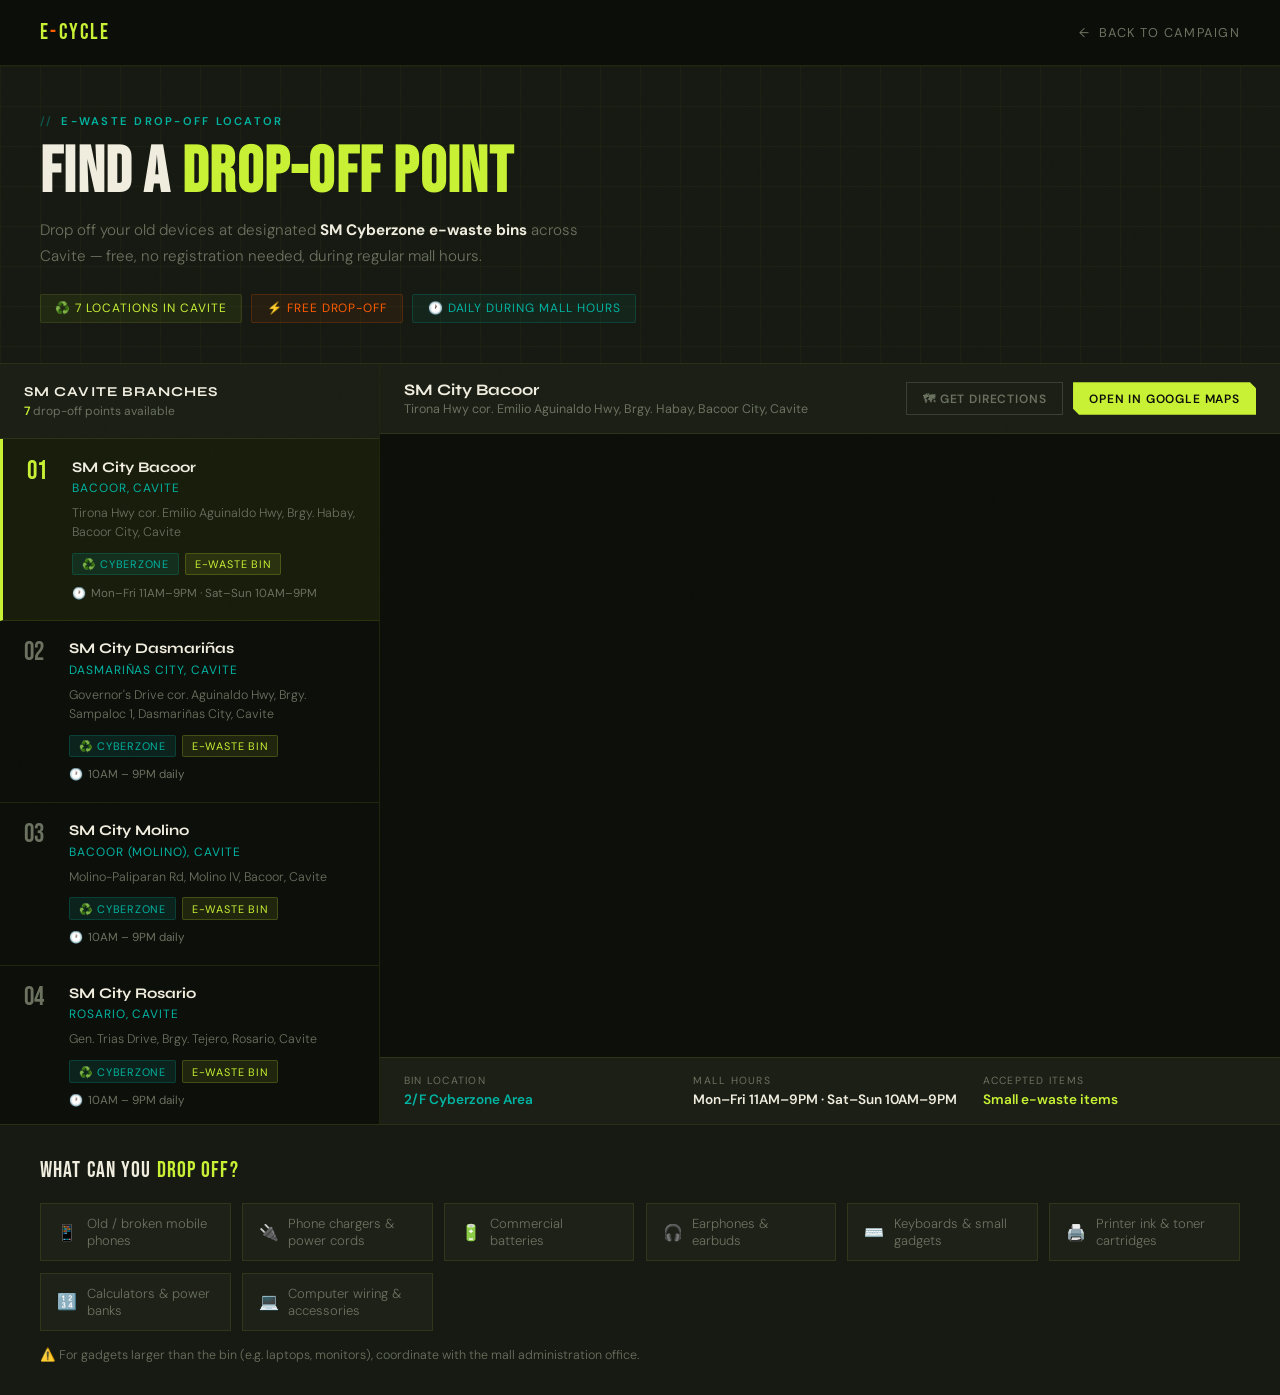
<file: dropoff.html>
<!DOCTYPE html>
<html lang="en">
<head>
  <meta charset="UTF-8"/>
  <meta name="viewport" content="width=device-width, initial-scale=1.0"/>
  <title>Find a Drop-Off Point — E-Cycle</title>
  <link href="https://fonts.googleapis.com/css2?family=Bebas+Neue&family=DM+Sans:wght@300;400;600&family=Syne:wght@700;800&display=swap" rel="stylesheet"/>
  <style>
    :root {
      --lime:   #C8F135;
      --orange: #FF5C00;
      --teal:   #00B4A2;
      --dark:   #0D0F0A;
      --mid:    #161A12;
      --panel:  #1B1F16;
      --smoke:  #F0EDDF;
      --muted:  #6B7260;
      --border: rgba(200,241,53,.1);
    }

    *, *::before, *::after { box-sizing: border-box; margin: 0; padding: 0; }
    html { scroll-behavior: smooth; }

    body {
      background: var(--dark);
      color: var(--smoke);
      font-family: 'DM Sans', sans-serif;
      min-height: 100vh;
      overflow-x: hidden;
    }

    /* ── grain ── */
    body::after {
      content: '';
      position: fixed; inset: 0;
      background-image: url("data:image/svg+xml,%3Csvg viewBox='0 0 256 256' xmlns='http://www.w3.org/2000/svg'%3E%3Cfilter id='n'%3E%3CfeTurbulence type='fractalNoise' baseFrequency='.9' numOctaves='4' stitchTiles='stitch'/%3E%3C/filter%3E%3Crect width='100%25' height='100%25' filter='url(%23n)' opacity='.04'/%3E%3C/svg%3E");
      pointer-events: none; z-index: 1000; opacity: .2;
    }

    /* ── NAV ── */
    nav {
      display: flex; align-items: center; justify-content: space-between;
      padding: 1.2rem 2.5rem;
      background: rgba(13,15,10,.95);
      border-bottom: 1px solid var(--border);
      position: sticky; top: 0; z-index: 500;
      backdrop-filter: blur(10px);
    }
    .nav-logo {
      font-family: 'Bebas Neue', sans-serif;
      font-size: 1.4rem; letter-spacing: .1em;
      color: var(--lime); text-decoration: none;
    }
    .nav-logo span { color: var(--orange); }
    .nav-back {
      display: flex; align-items: center; gap: .5rem;
      color: var(--muted); text-decoration: none;
      font-size: .8rem; letter-spacing: .1em;
      text-transform: uppercase;
      transition: color .2s;
    }
    .nav-back:hover { color: var(--lime); }
    .nav-back::before { content: '←'; }

    /* ── HERO STRIP ── */
    .hero-strip {
      background: var(--mid);
      border-bottom: 1px solid var(--border);
      padding: 3rem 2.5rem 2.5rem;
      position: relative; overflow: hidden;
    }
    .hero-strip::before {
      content: '';
      position: absolute; inset: 0;
      background-image:
        linear-gradient(rgba(200,241,53,.03) 1px, transparent 1px),
        linear-gradient(90deg, rgba(200,241,53,.03) 1px, transparent 1px);
      background-size: 40px 40px;
    }
    .hero-strip-inner { position: relative; z-index: 1; max-width: 1200px; margin: 0 auto; }
    .page-eyebrow {
      font-size: .7rem; letter-spacing: .2em; text-transform: uppercase;
      color: var(--teal); font-weight: 600;
      display: flex; align-items: center; gap: .5rem;
      margin-bottom: .8rem;
    }
    .page-eyebrow::before { content: '//'; opacity: .4; }
    .page-title {
      font-family: 'Bebas Neue', sans-serif;
      font-size: clamp(2.5rem, 5vw, 4rem);
      line-height: 1; letter-spacing: .02em;
    }
    .page-title span { color: var(--lime); }
    .page-sub {
      margin-top: .8rem;
      font-size: .95rem; color: var(--muted);
      font-weight: 300; max-width: 560px; line-height: 1.7;
    }
    .page-sub strong { color: var(--smoke); }

    /* ── INFO CHIPS ── */
    .chips {
      display: flex; flex-wrap: wrap; gap: .6rem;
      margin-top: 1.5rem;
    }
    .chip {
      display: inline-flex; align-items: center; gap: .4rem;
      background: rgba(200,241,53,.07);
      border: 1px solid var(--border);
      padding: .35rem .9rem;
      font-size: .75rem; letter-spacing: .08em;
      text-transform: uppercase; color: var(--lime);
      border-radius: 2px;
    }
    .chip.orange { background: rgba(255,92,0,.07); border-color: rgba(255,92,0,.2); color: var(--orange); }
    .chip.teal   { background: rgba(0,180,162,.07); border-color: rgba(0,180,162,.2); color: var(--teal); }

    /* ── MAIN LAYOUT ── */
    .main {
      display: grid;
      grid-template-columns: 380px 1fr;
      min-height: calc(100vh - 140px);
      max-width: 1400px;
      margin: 0 auto;
    }

    /* ── SIDEBAR ── */
    .sidebar {
      border-right: 1px solid var(--border);
      overflow-y: auto;
      max-height: calc(100vh - 140px);
      position: sticky;
      top: 61px;
    }
    .sidebar-header {
      padding: 1.2rem 1.5rem;
      border-bottom: 1px solid var(--border);
      background: var(--panel);
      position: sticky; top: 0; z-index: 10;
    }
    .sidebar-title {
      font-family: 'Syne', sans-serif;
      font-size: .85rem; font-weight: 700;
      letter-spacing: .08em; text-transform: uppercase;
      color: var(--smoke);
    }
    .sidebar-count {
      font-size: .75rem; color: var(--muted); margin-top: .2rem;
    }
    .sidebar-count span { color: var(--lime); font-weight: 600; }

    /* location card */
    .loc-card {
      padding: 1.2rem 1.5rem;
      border-bottom: 1px solid var(--border);
      cursor: pointer;
      transition: background .2s;
      position: relative;
    }
    .loc-card:hover { background: rgba(200,241,53,.04); }
    .loc-card.active {
      background: rgba(200,241,53,.06);
      border-left: 3px solid var(--lime);
    }
    .loc-card.active .loc-num { color: var(--lime); }
    .loc-top { display: flex; align-items: flex-start; gap: .8rem; }
    .loc-num {
      font-family: 'Bebas Neue', sans-serif;
      font-size: 1.6rem; line-height: 1;
      color: var(--muted);
      min-width: 2rem;
      transition: color .2s;
    }
    .loc-info { flex: 1; }
    .loc-name {
      font-family: 'Syne', sans-serif;
      font-size: .92rem; font-weight: 700;
      color: var(--smoke); line-height: 1.2;
    }
    .loc-city {
      font-size: .75rem; color: var(--teal);
      letter-spacing: .08em; text-transform: uppercase;
      margin-top: .25rem;
    }
    .loc-address {
      font-size: .78rem; color: var(--muted);
      font-weight: 300; line-height: 1.5;
      margin-top: .5rem;
    }
    .loc-meta {
      display: flex; flex-wrap: wrap; gap: .4rem;
      margin-top: .7rem;
    }
    .loc-tag {
      font-size: .68rem; letter-spacing: .07em;
      text-transform: uppercase;
      padding: .2rem .55rem;
      border-radius: 2px;
    }
    .loc-tag.cyberzone {
      background: rgba(0,180,162,.12);
      color: var(--teal);
      border: 1px solid rgba(0,180,162,.2);
    }
    .loc-tag.ewaste {
      background: rgba(200,241,53,.1);
      color: var(--lime);
      border: 1px solid rgba(200,241,53,.2);
    }
    .loc-hours {
      font-size: .73rem; color: var(--muted);
      margin-top: .6rem;
      display: flex; align-items: center; gap: .3rem;
    }
    .loc-hours::before { content: '🕐'; font-size: .7rem; }
    .open-dot {
      display: inline-block;
      width: 6px; height: 6px;
      background: var(--lime);
      border-radius: 50%;
      box-shadow: 0 0 6px var(--lime);
      margin-right: .3rem;
    }

    /* ── MAP PANEL ── */
    .map-panel {
      display: flex;
      flex-direction: column;
      background: var(--dark);
    }

    .map-toolbar {
      padding: 1rem 1.5rem;
      background: var(--panel);
      border-bottom: 1px solid var(--border);
      display: flex; align-items: center; justify-content: space-between;
      flex-wrap: wrap; gap: .8rem;
    }
    .map-location-name {
      font-family: 'Syne', sans-serif;
      font-size: 1rem; font-weight: 700;
      color: var(--smoke);
    }
    .map-location-sub {
      font-size: .78rem; color: var(--muted);
      margin-top: .15rem;
    }
    .map-actions { display: flex; gap: .6rem; }
    .map-btn {
      display: inline-flex; align-items: center; gap: .4rem;
      padding: .45rem 1rem;
      font-family: 'DM Sans', sans-serif;
      font-size: .75rem; font-weight: 600;
      letter-spacing: .07em; text-transform: uppercase;
      text-decoration: none;
      border: none; cursor: pointer;
      transition: background .2s, color .2s;
    }
    .map-btn.primary {
      background: var(--lime); color: var(--dark);
      clip-path: polygon(0 0, calc(100% - 6px) 0, 100% 6px, 100% 100%, 6px 100%, 0 calc(100% - 6px));
    }
    .map-btn.primary:hover { background: var(--orange); color: var(--smoke); }
    .map-btn.ghost {
      background: transparent; color: var(--muted);
      border: 1px solid rgba(240,237,223,.15);
    }
    .map-btn.ghost:hover { border-color: var(--teal); color: var(--teal); }

    /* map iframe wrapper */
    .map-frame-wrap {
      flex: 1;
      position: relative;
      min-height: 500px;
    }
    .map-frame-wrap iframe {
      position: absolute; inset: 0;
      width: 100%; height: 100%;
      border: none;
      display: none;
    }
    .map-frame-wrap iframe.visible { display: block; }

    /* map placeholder / loading */
    .map-placeholder {
      position: absolute; inset: 0;
      display: flex; flex-direction: column;
      align-items: center; justify-content: center;
      gap: 1rem;
      background: var(--dark);
      color: var(--muted);
    }
    .map-placeholder-icon {
      font-size: 3rem;
      filter: grayscale(1);
      opacity: .3;
    }
    .map-placeholder p {
      font-size: .85rem; letter-spacing: .05em;
      text-align: center; max-width: 240px; line-height: 1.6;
    }

    /* ── DETAIL BAR below map ── */
    .detail-bar {
      padding: 1rem 1.5rem;
      background: var(--panel);
      border-top: 1px solid var(--border);
      display: grid;
      grid-template-columns: repeat(3, 1fr);
      gap: 1rem;
    }
    .detail-item-label {
      font-size: .65rem; letter-spacing: .12em;
      text-transform: uppercase; color: var(--muted);
      margin-bottom: .25rem;
    }
    .detail-item-val {
      font-size: .85rem; color: var(--smoke);
      font-weight: 600;
    }
    .detail-item-val.lime { color: var(--lime); }
    .detail-item-val.teal { color: var(--teal); }

    /* ── ACCEPT LIST ── */
    .accept-section {
      padding: 2rem 2.5rem;
      background: var(--mid);
      border-top: 1px solid var(--border);
    }
    .accept-inner { max-width: 1400px; margin: 0 auto; }
    .accept-title {
      font-family: 'Bebas Neue', sans-serif;
      font-size: 1.4rem; letter-spacing: .05em;
      color: var(--smoke); margin-bottom: 1.2rem;
    }
    .accept-title span { color: var(--lime); }
    .accept-grid {
      display: grid;
      grid-template-columns: repeat(auto-fill, minmax(180px, 1fr));
      gap: .7rem;
    }
    .accept-item {
      background: rgba(240,237,223,.03);
      border: 1px solid var(--border);
      padding: .7rem 1rem;
      display: flex; align-items: center; gap: .6rem;
      font-size: .82rem; color: var(--muted);
      font-weight: 300;
    }
    .accept-item-icon { font-size: 1rem; flex-shrink: 0; }

    /* scrollbar */
    .sidebar::-webkit-scrollbar { width: 4px; }
    .sidebar::-webkit-scrollbar-track { background: transparent; }
    .sidebar::-webkit-scrollbar-thumb { background: rgba(200,241,53,.2); border-radius: 2px; }

    @media (max-width: 900px) {
      .main { grid-template-columns: 1fr; }
      .sidebar { max-height: 340px; position: static; }
      .map-frame-wrap { min-height: 360px; }
      .detail-bar { grid-template-columns: 1fr 1fr; }
      nav { padding: 1rem 1.2rem; }
      .hero-strip { padding: 2rem 1.2rem 1.5rem; }
      .accept-section { padding: 1.5rem 1.2rem; }
    }
  </style>
  <!-- Google Analytics GA4 -->
  <script async src="https://www.googletagmanager.com/gtag/js?id=G-CMH2TP2EKD"></script>
  <script>
    window.dataLayer = window.dataLayer || [];
    function gtag(){dataLayer.push(arguments);}
    gtag("js", new Date());
    gtag("config", "G-CMH2TP2EKD", { anonymize_ip: true });
  </script>
</head>
<body>

  <!-- NAV -->
  <nav>
    <a href="index.html" class="nav-logo">E<span>-</span>Cycle</a>
    <a href="index.html" class="nav-back">Back to Campaign</a>
  </nav>

  <!-- HERO STRIP -->
  <div class="hero-strip">
    <div class="hero-strip-inner">
      <div class="page-eyebrow">E-Waste Drop-Off Locator</div>
      <h1 class="page-title">Find a <span>Drop-Off Point</span></h1>
      <p class="page-sub">
        Drop off your old devices at designated <strong>SM Cyberzone e-waste bins</strong> 
        across Cavite — free, no registration needed, during regular mall hours.
      </p>
      <div class="chips">
        <div class="chip">♻️ 7 Locations in Cavite</div>
        <div class="chip orange">⚡ Free Drop-Off</div>
        <div class="chip teal">🕐 Daily During Mall Hours</div>
      </div>
    </div>
  </div>

  <!-- MAIN -->
  <div class="main">

    <!-- SIDEBAR -->
    <aside class="sidebar">
      <div class="sidebar-header">
        <div class="sidebar-title">SM Cavite Branches</div>
        <div class="sidebar-count"><span>7</span> drop-off points available</div>
      </div>

      <!-- Cards injected by JS -->
      <div id="loc-list"></div>
    </aside>

    <!-- MAP PANEL -->
    <div class="map-panel">
      <div class="map-toolbar">
        <div>
          <div class="map-location-name" id="map-title">Select a location</div>
          <div class="map-location-sub" id="map-sub">Click any branch on the left to view its map</div>
        </div>
        <div class="map-actions">
          <a href="#" class="map-btn ghost" id="btn-directions" target="_blank" rel="noopener">🗺 Get Directions</a>
          <a href="#" class="map-btn primary" id="btn-gmaps" target="_blank" rel="noopener">Open in Google Maps</a>
        </div>
      </div>

      <div class="map-frame-wrap" id="map-wrap">
        <!-- iframes inserted by JS -->
        <div class="map-placeholder" id="map-placeholder">
          <div class="map-placeholder-icon">📍</div>
          <p>Select a branch from the list to view its location on the map.</p>
        </div>
      </div>

      <div class="detail-bar">
        <div>
          <div class="detail-item-label">Bin Location</div>
          <div class="detail-item-val teal" id="d-bin">—</div>
        </div>
        <div>
          <div class="detail-item-label">Mall Hours</div>
          <div class="detail-item-val" id="d-hours">—</div>
        </div>
        <div>
          <div class="detail-item-label">Accepted Items</div>
          <div class="detail-item-val lime" id="d-accept">—</div>
        </div>
      </div>
    </div>

  </div>

  <!-- ACCEPTED ITEMS -->
  <div class="accept-section">
    <div class="accept-inner">
      <div class="accept-title">What can you <span>drop off?</span></div>
      <div class="accept-grid">
        <div class="accept-item"><span class="accept-item-icon">📱</span>Old / broken mobile phones</div>
        <div class="accept-item"><span class="accept-item-icon">🔌</span>Phone chargers & power cords</div>
        <div class="accept-item"><span class="accept-item-icon">🔋</span>Commercial batteries</div>
        <div class="accept-item"><span class="accept-item-icon">🎧</span>Earphones & earbuds</div>
        <div class="accept-item"><span class="accept-item-icon">⌨️</span>Keyboards & small gadgets</div>
        <div class="accept-item"><span class="accept-item-icon">🖨️</span>Printer ink & toner cartridges</div>
        <div class="accept-item"><span class="accept-item-icon">🔢</span>Calculators & power banks</div>
        <div class="accept-item"><span class="accept-item-icon">💻</span>Computer wiring & accessories</div>
      </div>
      <p style="margin-top:1rem;font-size:.78rem;color:var(--muted);font-weight:300;">
        ⚠️ For gadgets larger than the bin (e.g. laptops, monitors), coordinate with the mall administration office.
      </p>
    </div>
  </div>

  <script>
    const locations = [
      {
        id: 1,
        name: "SM City Bacoor",
        city: "Bacoor",
        address: "Tirona Hwy cor. Emilio Aguinaldo Hwy, Brgy. Habay, Bacoor City, Cavite",
        bin: "2/F Cyberzone Area",
        hours: "Mon–Fri 11AM–9PM · Sat–Sun 10AM–9PM",
        mapsQuery: "SM+City+Bacoor+Tirona+Highway+Bacoor+Cavite+Philippines",
        embedSrc: "https://www.google.com/maps?q=14.444626,120.950851&output=embed",
        directionsUrl: "https://www.google.com/maps/dir/?api=1&destination=14.444626,120.950851"
      },
      {
        id: 2,
        name: "SM City Dasmariñas",
        city: "Dasmariñas City",
        address: "Governor's Drive cor. Aguinaldo Hwy, Brgy. Sampaloc 1, Dasmariñas City, Cavite",
        bin: "2/F Cyberzone Area",
        hours: "10AM – 9PM daily",
        mapsQuery: "SM+City+Dasmarinas+Governors+Drive+Dasmarinas+Cavite+Philippines",
        embedSrc: "https://www.google.com/maps?q=SM+City+Dasmarinas+Governors+Drive+Dasmarinas+Cavite+Philippines&output=embed",
        directionsUrl: "https://www.google.com/maps/dir/?api=1&destination=SM+City+Dasmarinas+Dasmari%C3%B1as+Cavite+Philippines"
      },
      {
        id: 3,
        name: "SM City Molino",
        city: "Bacoor (Molino)",
        address: "Molino-Paliparan Rd, Molino IV, Bacoor, Cavite",
        bin: "Cyberzone Area",
        hours: "10AM – 9PM daily",
        mapsQuery: "SM+City+Molino+Molino+Paliparan+Road+Bacoor+Cavite+Philippines",
        embedSrc: "https://www.google.com/maps?q=SM+City+Molino+Molino+Paliparan+Road+Bacoor+Cavite+Philippines&output=embed",
        directionsUrl: "https://www.google.com/maps/dir/?api=1&destination=SM+City+Molino+Bacoor+Cavite+Philippines"
      },
      {
        id: 4,
        name: "SM City Rosario",
        city: "Rosario",
        address: "Gen. Trias Drive, Brgy. Tejero, Rosario, Cavite",
        bin: "Cyberzone Area",
        hours: "10AM – 9PM daily",
        mapsQuery: "SM+City+Rosario+General+Trias+Drive+Rosario+Cavite+Philippines",
        embedSrc: "https://www.google.com/maps?q=SM+City+Rosario+General+Trias+Drive+Rosario+Cavite+Philippines&output=embed",
        directionsUrl: "https://www.google.com/maps/dir/?api=1&destination=SM+City+Rosario+Rosario+Cavite+Philippines"
      },
      {
        id: 5,
        name: "SM City Trece Martires",
        city: "Trece Martires City",
        address: "Governor's Drive cor. Capital Road, San Agustin, Trece Martires City, Cavite",
        bin: "Cyberzone Area",
        hours: "10AM – 9PM daily",
        mapsQuery: "SM+City+Trece+Martires+Governors+Drive+Trece+Martires+Cavite+Philippines",
        embedSrc: "https://www.google.com/maps?q=SM+City+Trece+Martires+Governors+Drive+Trece+Martires+Cavite+Philippines&output=embed",
        directionsUrl: "https://www.google.com/maps/dir/?api=1&destination=SM+City+Trece+Martires+Cavite+Philippines"
      },
      {
        id: 6,
        name: "SM Center Imus",
        city: "Imus City",
        address: "Along NIA Road, Brgy. Alapan IC, Imus City, Cavite",
        bin: "Cyberzone / Info Kiosk",
        hours: "11AM – 9PM (Mon–Fri) · 10AM – 9PM (Sat–Sun)",
        mapsQuery: "SM+Center+Imus+NIA+Road+Imus+Cavite+Philippines",
        embedSrc: "https://www.google.com/maps?q=SM+Center+Imus+NIA+Road+Imus+City+Cavite+Philippines&output=embed",
        directionsUrl: "https://www.google.com/maps/dir/?api=1&destination=SM+Center+Imus+Imus+City+Cavite+Philippines"
      },
      {
        id: 7,
        name: "SM City Tanza",
        city: "Tanza",
        address: "Antero Soriano Hwy cor. Dr. Solis St., Daang Amaya 2, Tanza, Cavite",
        bin: "Cyberzone Area",
        hours: "10AM – 9PM daily",
        mapsQuery: "SM+City+Tanza+Antero+Soriano+Highway+Tanza+Cavite+Philippines",
        embedSrc: "https://www.google.com/maps?q=SM+City+Tanza+Antero+Soriano+Highway+Tanza+Cavite+Philippines&output=embed",
        directionsUrl: "https://www.google.com/maps/dir/?api=1&destination=SM+City+Tanza+Tanza+Cavite+Philippines"
      }
    ];

    let activeId = null;

    // Build sidebar cards
    const list = document.getElementById('loc-list');
    locations.forEach(loc => {
      const card = document.createElement('div');
      card.className = 'loc-card';
      card.dataset.id = loc.id;
      card.innerHTML = `
        <div class="loc-top">
          <div class="loc-num">0${loc.id}</div>
          <div class="loc-info">
            <div class="loc-name">${loc.name}</div>
            <div class="loc-city">${loc.city}, Cavite</div>
            <div class="loc-address">${loc.address}</div>
            <div class="loc-meta">
              <span class="loc-tag cyberzone">♻️ Cyberzone</span>
              <span class="loc-tag ewaste">E-Waste Bin</span>
            </div>
            <div class="loc-hours">${loc.hours}</div>
          </div>
        </div>
      `;
      card.addEventListener('click', () => selectLocation(loc.id));
      list.appendChild(card);

      // Pre-create iframe (hidden)
      const iframe = document.createElement('iframe');
      iframe.id = `map-${loc.id}`;
      iframe.src = loc.embedSrc;
      iframe.allowFullscreen = true;
      iframe.loading = "lazy";
      iframe.referrerPolicy = "no-referrer-when-downgrade";
      document.getElementById('map-wrap').appendChild(iframe);
    });

    function selectLocation(id) {
      if (activeId === id) return;
      activeId = id;

      const loc = locations.find(l => l.id === id);

      // Update sidebar
      document.querySelectorAll('.loc-card').forEach(c => {
        c.classList.toggle('active', parseInt(c.dataset.id) === id);
      });

      // Show correct iframe
      document.querySelectorAll('#map-wrap iframe').forEach(f => f.classList.remove('visible'));
      document.getElementById(`map-${id}`).classList.add('visible');
      document.getElementById('map-placeholder').style.display = 'none';

      // Toolbar
      document.getElementById('map-title').textContent = loc.name;
      document.getElementById('map-sub').textContent = loc.address;
      document.getElementById('btn-directions').href = loc.directionsUrl;
      document.getElementById('btn-gmaps').href = `https://www.google.com/maps/search/?api=1&query=${loc.mapsQuery}`;

      // Detail bar
      document.getElementById('d-bin').textContent = loc.bin;
      document.getElementById('d-hours').textContent = loc.hours;
      document.getElementById('d-accept').textContent = 'Small e-waste items';

      // Scroll card into view on mobile
      const card = document.querySelector(`.loc-card[data-id="${id}"]`);
      card.scrollIntoView({ behavior: 'smooth', block: 'nearest' });
    }

    // Auto-select first on load
    selectLocation(1);
  </script>
</body>
</html>
</file>
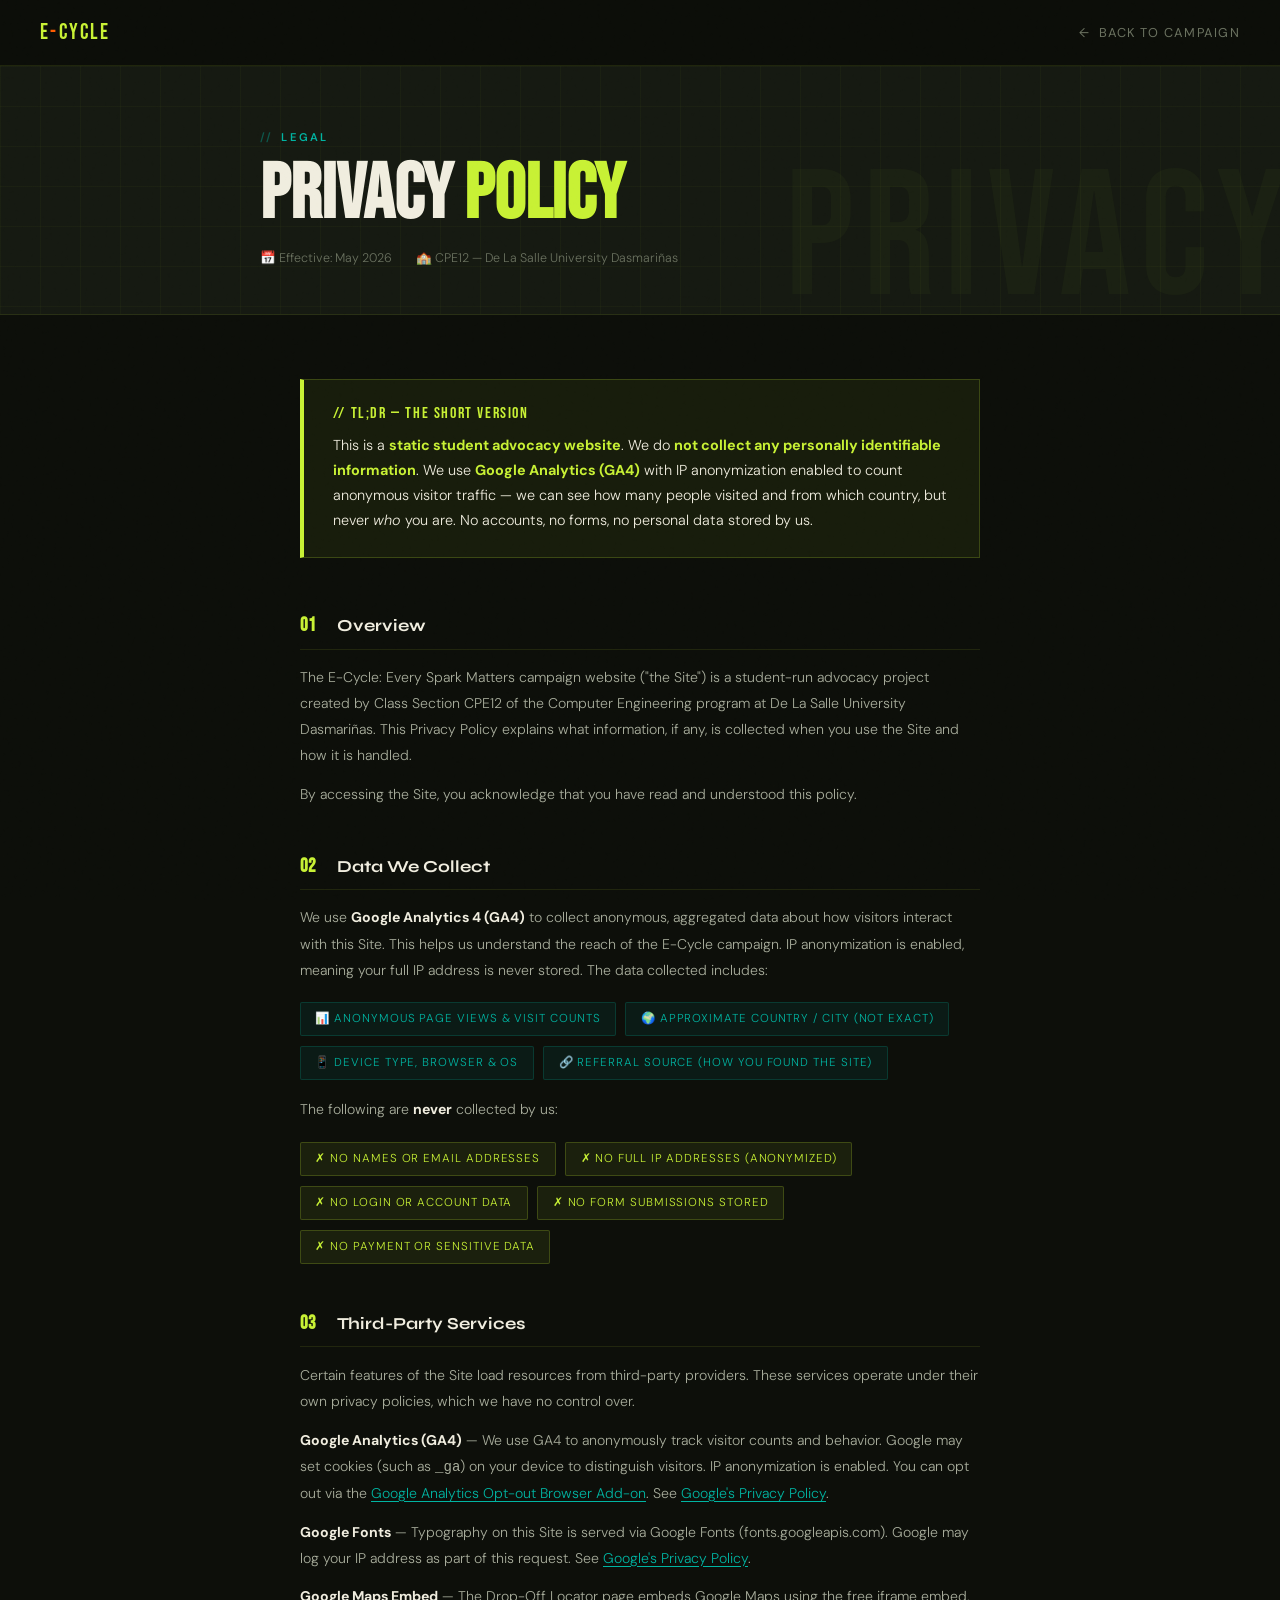
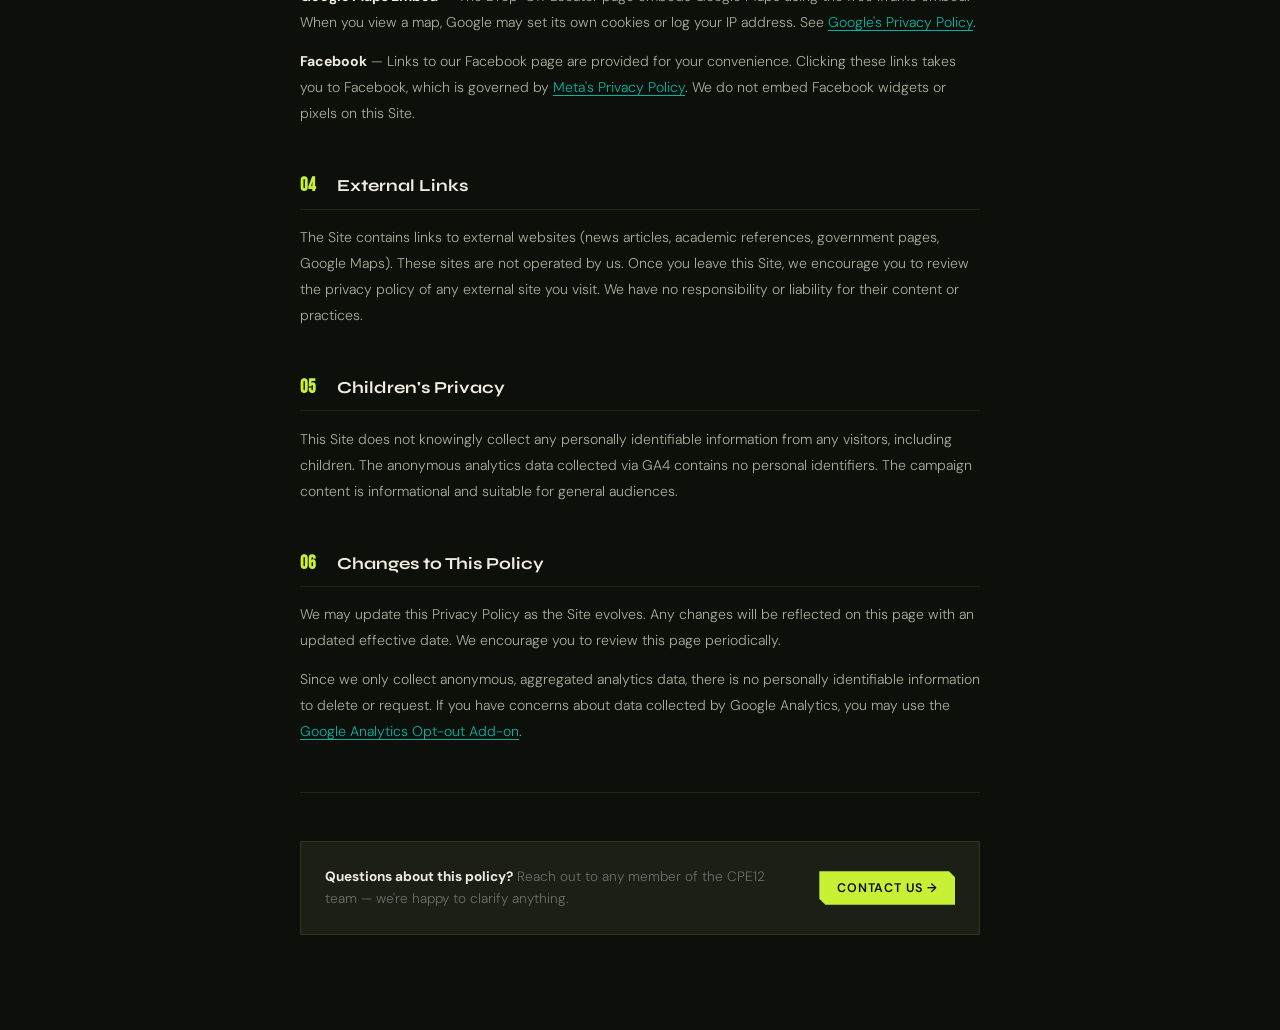
<file: privacy.html>
<!DOCTYPE html>
<html lang="en">
<head>
  <meta charset="UTF-8"/>
  <meta name="viewport" content="width=device-width, initial-scale=1.0"/>
  <title>Privacy Policy — E-Cycle</title>
  <link href="https://fonts.googleapis.com/css2?family=Bebas+Neue&family=DM+Sans:wght@300;400;600&family=Syne:wght@700;800&display=swap" rel="stylesheet"/>
  <style>
    :root {
      --lime:   #C8F135;
      --orange: #FF5C00;
      --teal:   #00B4A2;
      --dark:   #0D0F0A;
      --mid:    #161A12;
      --panel:  #1B1F16;
      --smoke:  #F0EDDF;
      --muted:  #6B7260;
      --border: rgba(200,241,53,.1);
    }
    *, *::before, *::after { box-sizing: border-box; margin: 0; padding: 0; }
    body { background: var(--dark); color: var(--smoke); font-family: 'DM Sans', sans-serif; min-height: 100vh; overflow-x: hidden; }
    body::after {
      content: '';
      position: fixed; inset: 0;
      background-image: url("data:image/svg+xml,%3Csvg viewBox='0 0 256 256' xmlns='http://www.w3.org/2000/svg'%3E%3Cfilter id='n'%3E%3CfeTurbulence type='fractalNoise' baseFrequency='.9' numOctaves='4' stitchTiles='stitch'/%3E%3C/filter%3E%3Crect width='100%25' height='100%25' filter='url(%23n)' opacity='.04'/%3E%3C/svg%3E");
      pointer-events: none; z-index: 1000; opacity: .2;
    }

    nav {
      display: flex; align-items: center; justify-content: space-between;
      padding: 1.2rem 2.5rem;
      background: rgba(13,15,10,.95);
      border-bottom: 1px solid var(--border);
      position: sticky; top: 0; z-index: 500;
      backdrop-filter: blur(10px);
    }
    .nav-logo { font-family: 'Bebas Neue', sans-serif; font-size: 1.4rem; letter-spacing: .1em; color: var(--lime); text-decoration: none; }
    .nav-logo span { color: var(--orange); }
    .nav-back { display: flex; align-items: center; gap: .5rem; color: var(--muted); text-decoration: none; font-size: .8rem; letter-spacing: .1em; text-transform: uppercase; transition: color .2s; }
    .nav-back:hover { color: var(--lime); }
    .nav-back::before { content: '←'; }

    .hero-strip {
      background: var(--mid);
      border-bottom: 1px solid var(--border);
      padding: 4rem 2.5rem 3rem;
      position: relative; overflow: hidden;
    }
    .hero-strip::before {
      content: '';
      position: absolute; inset: 0;
      background-image: linear-gradient(rgba(200,241,53,.03) 1px, transparent 1px), linear-gradient(90deg, rgba(200,241,53,.03) 1px, transparent 1px);
      background-size: 40px 40px;
    }
    .hero-strip::after {
      content: 'PRIVACY';
      position: absolute;
      font-family: 'Bebas Neue', sans-serif;
      font-size: clamp(6rem, 14vw, 12rem);
      color: rgba(200,241,53,.03);
      right: -1rem; bottom: -1rem;
      letter-spacing: .05em; pointer-events: none; line-height: 1;
    }
    .hero-strip-inner { position: relative; z-index: 1; max-width: 760px; margin: 0 auto; }
    .page-eyebrow { font-size: .7rem; letter-spacing: .2em; text-transform: uppercase; color: var(--teal); font-weight: 600; display: flex; align-items: center; gap: .5rem; margin-bottom: .8rem; }
    .page-eyebrow::before { content: '//'; opacity: .4; }
    .page-title { font-family: 'Bebas Neue', sans-serif; font-size: clamp(2.8rem, 6vw, 5rem); line-height: 1; }
    .page-title span { color: var(--lime); }
    .page-meta { margin-top: 1rem; font-size: .78rem; color: var(--muted); font-weight: 300; display: flex; gap: 1.5rem; flex-wrap: wrap; }
    .page-meta span { display: flex; align-items: center; gap: .35rem; }

    .content { max-width: 760px; margin: 0 auto; padding: 4rem 2.5rem 6rem; }

    /* TL;DR banner */
    .tldr {
      background: rgba(200,241,53,.06);
      border: 1px solid rgba(200,241,53,.2);
      border-left: 4px solid var(--lime);
      padding: 1.5rem 1.8rem;
      margin-bottom: 3.5rem;
    }
    .tldr-label {
      font-family: 'Bebas Neue', sans-serif;
      font-size: 1rem; letter-spacing: .1em;
      color: var(--lime); margin-bottom: .6rem;
    }
    .tldr p { font-size: .9rem; color: var(--smoke); line-height: 1.75; font-weight: 300; }
    .tldr strong { color: var(--lime); }

    /* Policy sections */
    .policy-section { margin-bottom: 3rem; }
    .policy-heading {
      font-family: 'Syne', sans-serif;
      font-size: 1.05rem; font-weight: 700;
      color: var(--smoke);
      display: flex; align-items: center; gap: .8rem;
      margin-bottom: .9rem;
      padding-bottom: .7rem;
      border-bottom: 1px solid var(--border);
    }
    .policy-heading-num {
      font-family: 'Bebas Neue', sans-serif;
      font-size: 1.2rem; color: var(--lime);
      min-width: 1.5rem;
    }
    .policy-body { font-size: .88rem; color: #a8ad9c; line-height: 1.85; font-weight: 300; }
    .policy-body p { margin-bottom: .8rem; }
    .policy-body p:last-child { margin-bottom: 0; }
    .policy-body strong { color: var(--smoke); }
    .policy-body a { color: var(--teal); text-underline-offset: 3px; }
    .policy-body a:hover { color: var(--lime); }

    /* status chips */
    .status-row {
      display: flex; flex-wrap: wrap; gap: .6rem;
      margin-top: 1.2rem;
    }
    .status-chip {
      display: inline-flex; align-items: center; gap: .4rem;
      padding: .35rem .9rem;
      font-size: .72rem; letter-spacing: .08em; text-transform: uppercase;
      border-radius: 2px;
    }
    .status-chip.no  { background: rgba(200,241,53,.08); border: 1px solid rgba(200,241,53,.2); color: var(--lime); }
    .status-chip.yes { background: rgba(0,180,162,.08);  border: 1px solid rgba(0,180,162,.2);  color: var(--teal); }

    .divider { border: none; border-top: 1px solid var(--border); margin: 3rem 0; }

    .contact-nudge {
      background: var(--panel);
      border: 1px solid var(--border);
      padding: 1.5rem;
      display: flex; align-items: center; gap: 1.2rem;
      flex-wrap: wrap;
    }
    .contact-nudge-text { flex: 1; font-size: .85rem; color: var(--muted); font-weight: 300; line-height: 1.6; }
    .contact-nudge-text strong { color: var(--smoke); }
    .contact-nudge-link {
      display: inline-flex; align-items: center; gap: .4rem;
      background: var(--lime); color: var(--dark);
      font-family: 'DM Sans', sans-serif; font-weight: 600;
      font-size: .78rem; letter-spacing: .07em; text-transform: uppercase;
      padding: .55rem 1.1rem; text-decoration: none;
      clip-path: polygon(0 0, calc(100% - 6px) 0, 100% 6px, 100% 100%, 6px 100%, 0 calc(100% - 6px));
      transition: background .2s;
      white-space: nowrap;
    }
    .contact-nudge-link:hover { background: var(--orange); color: var(--smoke); }

    @media (max-width: 700px) {
      .content { padding: 2.5rem 1.2rem 4rem; }
      nav { padding: 1rem 1.2rem; }
      .hero-strip { padding: 2.5rem 1.2rem 2rem; }
    }
  </style>
  <!-- Google Analytics GA4 -->
  <script async src="https://www.googletagmanager.com/gtag/js?id=G-CMH2TP2EKD"></script>
  <script>
    window.dataLayer = window.dataLayer || [];
    function gtag(){dataLayer.push(arguments);}
    gtag("js", new Date());
    gtag("config", "G-CMH2TP2EKD", { anonymize_ip: true });
  </script>
</head>
<body>

  <nav>
    <a href="index.html" class="nav-logo">E<span>-</span>Cycle</a>
    <a href="index.html" class="nav-back">Back to Campaign</a>
  </nav>

  <div class="hero-strip">
    <div class="hero-strip-inner">
      <div class="page-eyebrow">Legal</div>
      <h1 class="page-title">Privacy <span>Policy</span></h1>
      <div class="page-meta">
        <span>📅 Effective: May 2026</span>
        <span>🏫 CPE12 — De La Salle University Dasmariñas</span>
      </div>
    </div>
  </div>

  <div class="content">

    <div class="tldr">
      <div class="tldr-label">// TL;DR — The Short Version</div>
      <p>This is a <strong>static student advocacy website</strong>. We do <strong>not collect any personally identifiable information</strong>. We use <strong>Google Analytics (GA4)</strong> with IP anonymization enabled to count anonymous visitor traffic — we can see how many people visited and from which country, but never <em>who</em> you are. No accounts, no forms, no personal data stored by us.</p>
    </div>

    <div class="policy-section">
      <div class="policy-heading"><span class="policy-heading-num">01</span> Overview</div>
      <div class="policy-body">
        <p>The E-Cycle: Every Spark Matters campaign website ("the Site") is a student-run advocacy project created by Class Section CPE12 of the Computer Engineering program at De La Salle University Dasmariñas. This Privacy Policy explains what information, if any, is collected when you use the Site and how it is handled.</p>
        <p>By accessing the Site, you acknowledge that you have read and understood this policy.</p>
      </div>
    </div>

    <div class="policy-section">
      <div class="policy-heading"><span class="policy-heading-num">02</span> Data We Collect</div>
      <div class="policy-body">
        <p>We use <strong>Google Analytics 4 (GA4)</strong> to collect anonymous, aggregated data about how visitors interact with this Site. This helps us understand the reach of the E-Cycle campaign. IP anonymization is enabled, meaning your full IP address is never stored. The data collected includes:</p>
        <div class="status-row">
          <span class="status-chip yes">📊 Anonymous page views & visit counts</span>
          <span class="status-chip yes">🌍 Approximate country / city (not exact)</span>
          <span class="status-chip yes">📱 Device type, browser & OS</span>
          <span class="status-chip yes">🔗 Referral source (how you found the site)</span>
        </div>
        <p style="margin-top:1rem;">The following are <strong>never</strong> collected by us:</p>
        <div class="status-row">
          <span class="status-chip no">✗ No names or email addresses</span>
          <span class="status-chip no">✗ No full IP addresses (anonymized)</span>
          <span class="status-chip no">✗ No login or account data</span>
          <span class="status-chip no">✗ No form submissions stored</span>
          <span class="status-chip no">✗ No payment or sensitive data</span>
        </div>
      </div>
    </div>

    <div class="policy-section">
      <div class="policy-heading"><span class="policy-heading-num">03</span> Third-Party Services</div>
      <div class="policy-body">
        <p>Certain features of the Site load resources from third-party providers. These services operate under their own privacy policies, which we have no control over.</p>
        <p><strong>Google Analytics (GA4)</strong> — We use GA4 to anonymously track visitor counts and behavior. Google may set cookies (such as <code>_ga</code>) on your device to distinguish visitors. IP anonymization is enabled. You can opt out via the <a href="https://tools.google.com/dlpage/gaoptout" target="_blank" rel="noopener">Google Analytics Opt-out Browser Add-on</a>. See <a href="https://policies.google.com/privacy" target="_blank" rel="noopener">Google's Privacy Policy</a>.</p>
        <p><strong>Google Fonts</strong> — Typography on this Site is served via Google Fonts (fonts.googleapis.com). Google may log your IP address as part of this request. See <a href="https://policies.google.com/privacy" target="_blank" rel="noopener">Google's Privacy Policy</a>.</p>
        <p><strong>Google Maps Embed</strong> — The Drop-Off Locator page embeds Google Maps using the free iframe embed. When you view a map, Google may set its own cookies or log your IP address. See <a href="https://policies.google.com/privacy" target="_blank" rel="noopener">Google's Privacy Policy</a>.</p>
        <p><strong>Facebook</strong> — Links to our Facebook page are provided for your convenience. Clicking these links takes you to Facebook, which is governed by <a href="https://www.facebook.com/privacy/policy" target="_blank" rel="noopener">Meta's Privacy Policy</a>. We do not embed Facebook widgets or pixels on this Site.</p>
      </div>
    </div>

    <div class="policy-section">
      <div class="policy-heading"><span class="policy-heading-num">04</span> External Links</div>
      <div class="policy-body">
        <p>The Site contains links to external websites (news articles, academic references, government pages, Google Maps). These sites are not operated by us. Once you leave this Site, we encourage you to review the privacy policy of any external site you visit. We have no responsibility or liability for their content or practices.</p>
      </div>
    </div>

    <div class="policy-section">
      <div class="policy-heading"><span class="policy-heading-num">05</span> Children's Privacy</div>
      <div class="policy-body">
        <p>This Site does not knowingly collect any personally identifiable information from any visitors, including children. The anonymous analytics data collected via GA4 contains no personal identifiers. The campaign content is informational and suitable for general audiences.</p>
      </div>
    </div>

    <div class="policy-section">
      <div class="policy-heading"><span class="policy-heading-num">06</span> Changes to This Policy</div>
      <div class="policy-body">
        <p>We may update this Privacy Policy as the Site evolves. Any changes will be reflected on this page with an updated effective date. We encourage you to review this page periodically.</p>
        <p>Since we only collect anonymous, aggregated analytics data, there is no personally identifiable information to delete or request. If you have concerns about data collected by Google Analytics, you may use the <a href="https://tools.google.com/dlpage/gaoptout" target="_blank" rel="noopener">Google Analytics Opt-out Add-on</a>.</p>
      </div>
    </div>

    <hr class="divider"/>

    <div class="contact-nudge">
      <div class="contact-nudge-text">
        <strong>Questions about this policy?</strong> Reach out to any member of the CPE12 team — we're happy to clarify anything.
      </div>
      <a href="contact.html" class="contact-nudge-link">Contact Us →</a>
    </div>

  </div>

</body>
</html>
</file>
